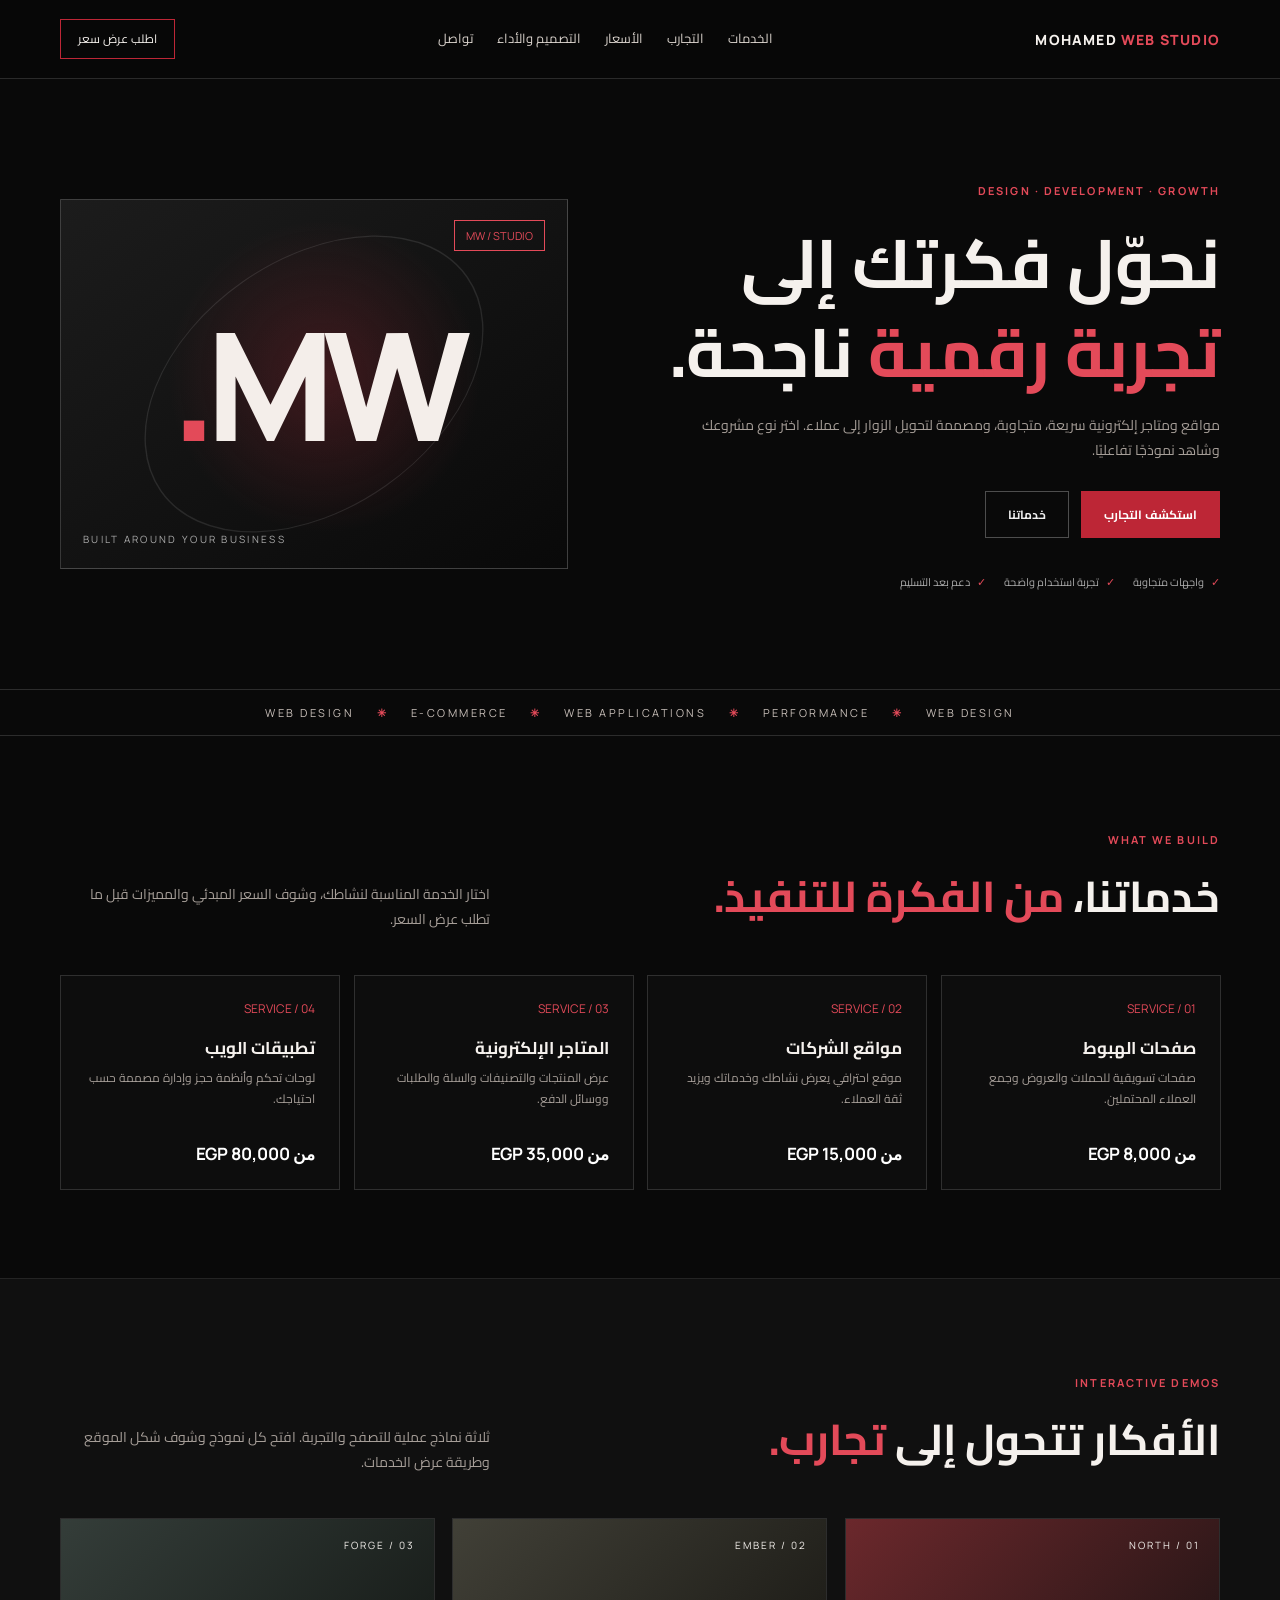
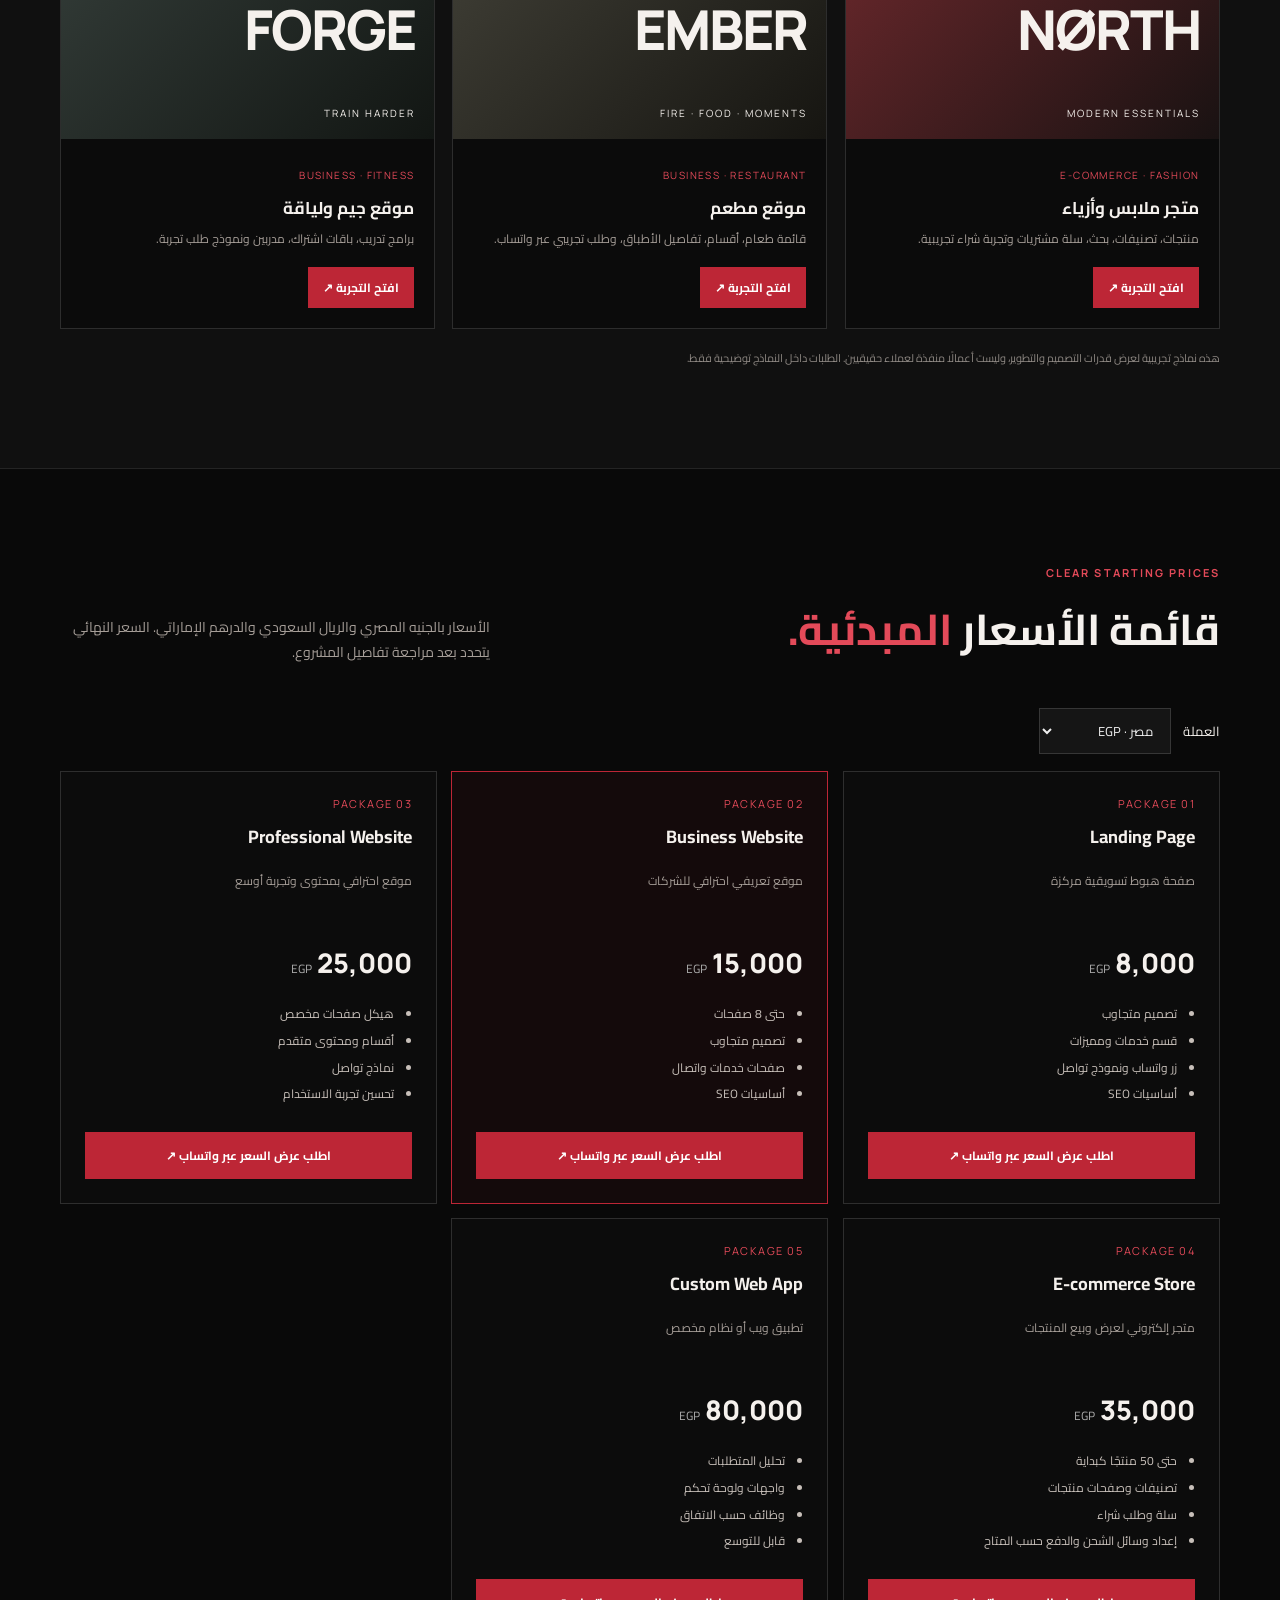
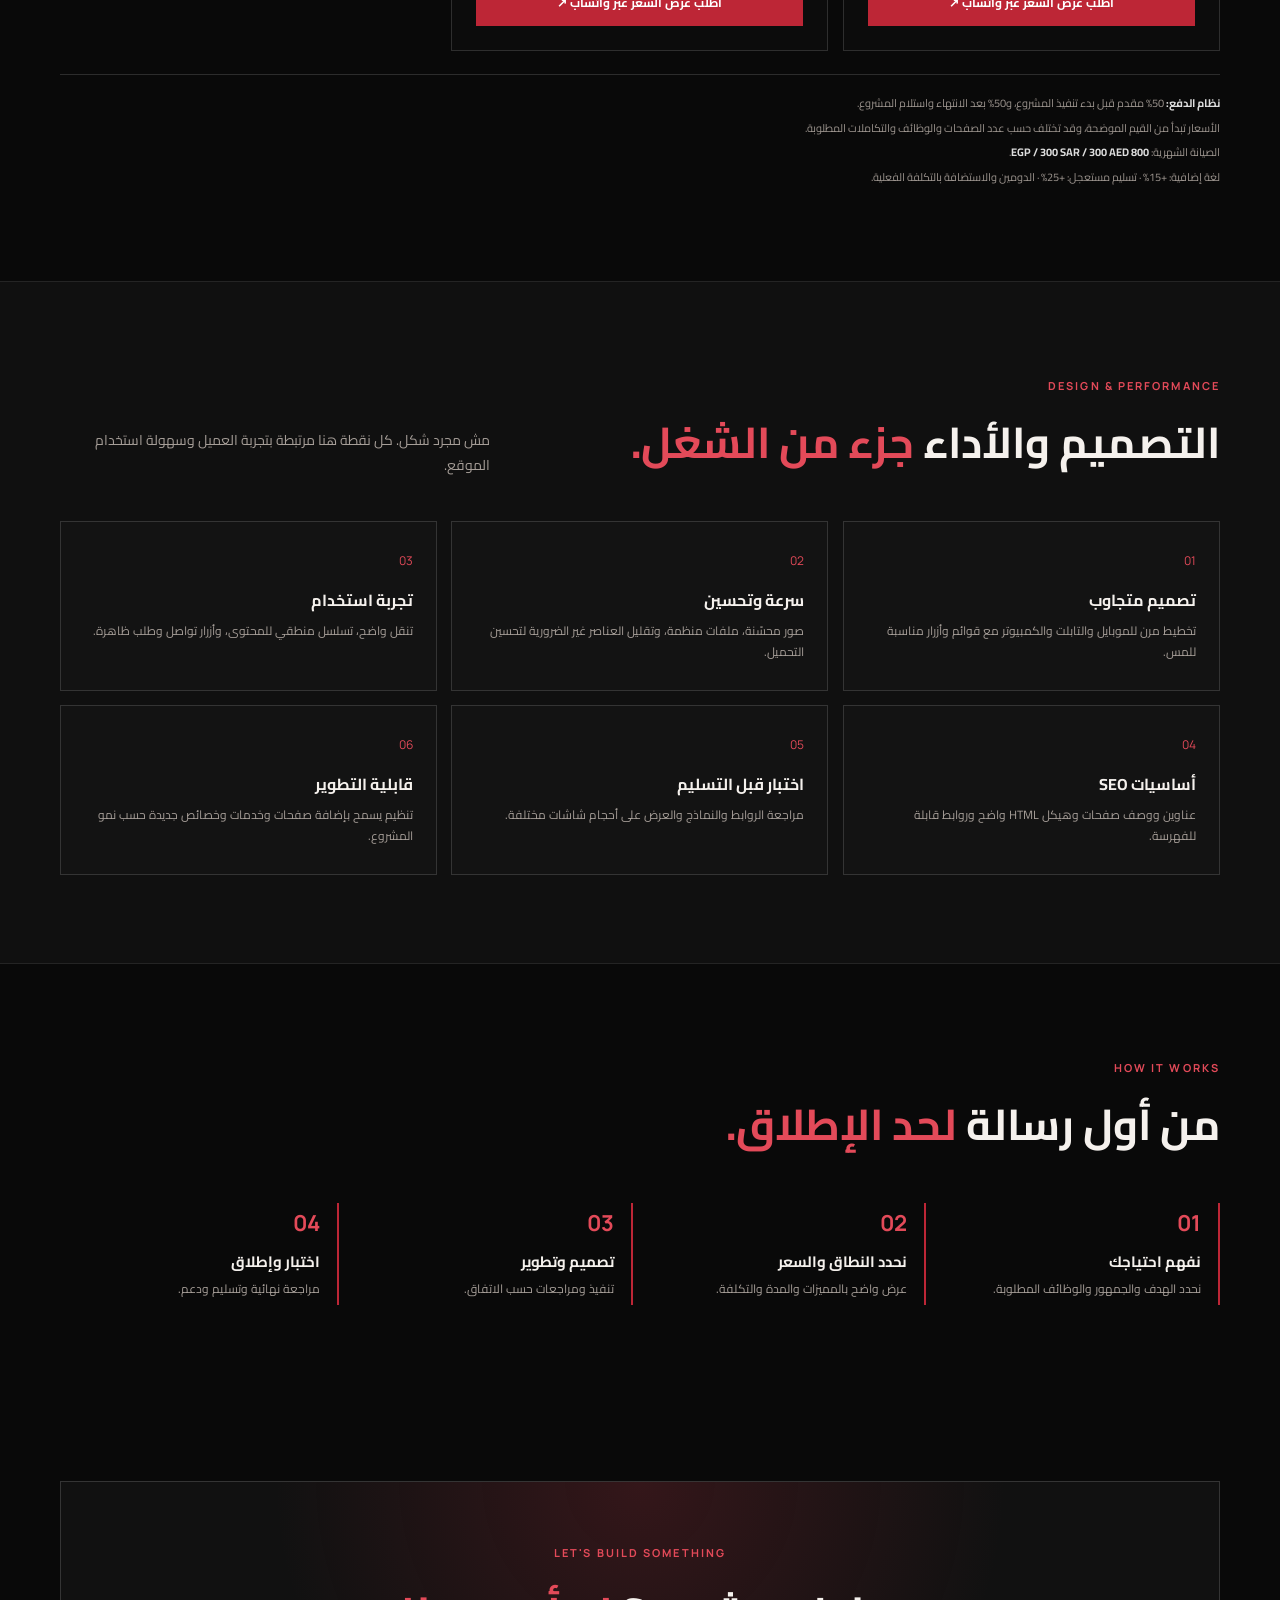
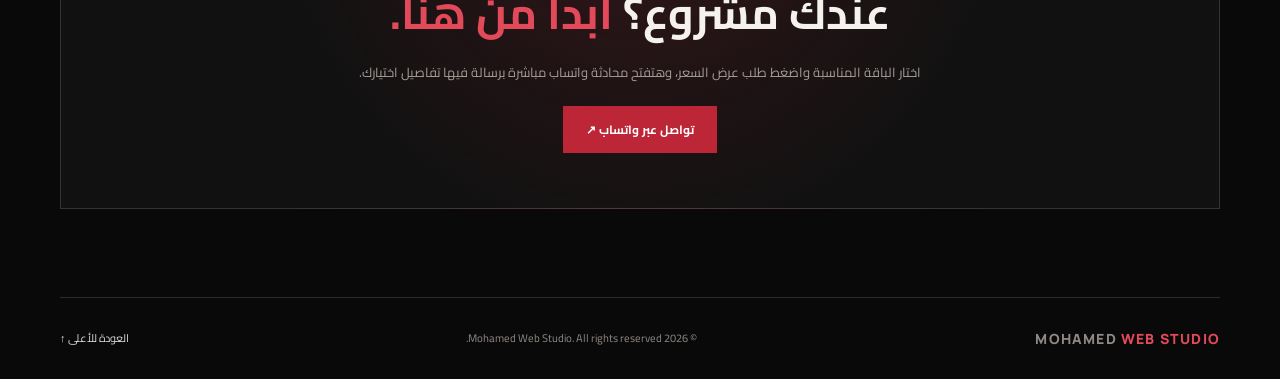
<file: index.html>
<!DOCTYPE html>
<html lang="ar" dir="rtl">
<head>
<meta charset="UTF-8"><meta name="viewport" content="width=device-width, initial-scale=1">
<meta name="theme-color" content="#090909"><meta name="description" content="Mohamed Web Studio | تصميم وتطوير مواقع ومتاجر إلكترونية">
<title>Mohamed Web Studio</title>
<link rel="preconnect" href="https://fonts.googleapis.com"><link rel="preconnect" href="https://fonts.gstatic.com" crossorigin>
<link href="https://fonts.googleapis.com/css2?family=Cairo:wght@400;500;600;700;800&family=Manrope:wght@400;600;700;800&display=swap" rel="stylesheet">
<link rel="stylesheet" href="style.css">
<script defer src="script.js"></script>
</head>
<body>
<header class="site-header"><div class="container nav">
<a class="brand" href="#home">MOHAMED <span>WEB STUDIO</span></a>
<button class="menu-toggle" aria-label="فتح القائمة" aria-expanded="false">☰</button>
<nav class="nav-links"><a href="#services">الخدمات</a><a href="#work">التجارب</a><a href="#pricing">الأسعار</a><a href="#process">التصميم والأداء</a><a href="#contact">تواصل</a></nav>
<a class="header-cta" href="#pricing">اطلب عرض سعر</a>
</div></header>
<main>
<section class="hero container" id="home"><div class="hero-copy"><span class="eyebrow">DESIGN · DEVELOPMENT · GROWTH</span><h1>نحوّل فكرتك إلى<br><em>تجربة رقمية</em> ناجحة.</h1><p>مواقع ومتاجر إلكترونية سريعة، متجاوبة، ومصممة لتحويل الزوار إلى عملاء. اختر نوع مشروعك وشاهد نموذجًا تفاعليًا.</p><div class="hero-actions"><a class="btn btn-primary" href="#work">استكشف التجارب</a><a class="btn btn-outline" href="#services">خدماتنا</a></div><div class="hero-meta"><span>واجهات متجاوبة</span><span>تجربة استخدام واضحة</span><span>دعم بعد التسليم</span></div></div><div class="hero-art"><div class="art-frame"><span class="art-label">MW / STUDIO</span><div class="art-monogram">MW<span>.</span></div><div class="art-bottom">BUILT AROUND YOUR BUSINESS</div><div class="art-orbit"></div></div></div></section>
<div class="ticker"><div class="container">WEB DESIGN <b>✳</b> E-COMMERCE <b>✳</b> WEB APPLICATIONS <b>✳</b> PERFORMANCE <b>✳</b> WEB DESIGN</div></div>
<section class="section container" id="services"><div class="section-heading"><div><span class="eyebrow">WHAT WE BUILD</span><h2>خدماتنا، <em>من الفكرة للتنفيذ.</em></h2></div><p>اختار الخدمة المناسبة لنشاطك، وشوف السعر المبدئي والمميزات قبل ما تطلب عرض السعر.</p></div><div class="service-grid" id="serviceGrid"></div></section>
<section class="section section-dark" id="work"><div class="container"><div class="section-heading"><div><span class="eyebrow">INTERACTIVE DEMOS</span><h2>الأفكار تتحول إلى <em>تجارب.</em></h2></div><p>ثلاثة نماذج عملية للتصفح والتجربة. افتح كل نموذج وشوف شكل الموقع وطريقة عرض الخدمات.</p></div><div class="demo-grid">
<article class="demo-card"><div class="demo-preview fashion"><span>NORTH / 01</span><strong>NØRTH</strong><small>MODERN ESSENTIALS</small></div><div class="demo-info"><div><span class="demo-type">E-COMMERCE · FASHION</span><h3>متجر ملابس وأزياء</h3><p>منتجات، تصنيفات، بحث، سلة مشتريات وتجربة شراء تجريبية.</p></div><a class="btn btn-small btn-primary" href="demos/north/index.html">افتح التجربة ↗</a></div></article>
<article class="demo-card"><div class="demo-preview ember"><span>EMBER / 02</span><strong>EMBER</strong><small>FIRE · FOOD · MOMENTS</small></div><div class="demo-info"><div><span class="demo-type">BUSINESS · RESTAURANT</span><h3>موقع مطعم</h3><p>قائمة طعام، أقسام، تفاصيل الأطباق، وطلب تجريبي عبر واتساب.</p></div><a class="btn btn-small btn-primary" href="demos/ember/index.html">افتح التجربة ↗</a></div></article>
<article class="demo-card"><div class="demo-preview forge"><span>FORGE / 03</span><strong>FORGE</strong><small>TRAIN HARDER</small></div><div class="demo-info"><div><span class="demo-type">BUSINESS · FITNESS</span><h3>موقع جيم ولياقة</h3><p>برامج تدريب، باقات اشتراك، مدربين ونموذج طلب تجربة.</p></div><a class="btn btn-small btn-primary" href="demos/forge/index.html">افتح التجربة ↗</a></div></article>
</div><p class="demo-disclaimer">هذه نماذج تجريبية لعرض قدرات التصميم والتطوير، وليست أعمالًا منفذة لعملاء حقيقيين. الطلبات داخل النماذج توضيحية فقط.</p></div></section>
<section class="section container" id="pricing"><div class="section-heading"><div><span class="eyebrow">CLEAR STARTING PRICES</span><h2>قائمة الأسعار <em>المبدئية.</em></h2></div><p>الأسعار بالجنيه المصري والريال السعودي والدرهم الإماراتي. السعر النهائي يتحدد بعد مراجعة تفاصيل المشروع.</p></div><div class="currency-row"><label for="currencySelect">العملة</label><select id="currencySelect"><option value="EGP">مصر · EGP</option><option value="SAR">السعودية · SAR</option><option value="AED">الإمارات · AED</option></select></div><div class="pricing-grid" id="pricingGrid"></div><div class="price-notes">
<p><strong>نظام الدفع:</strong> 50% مقدم قبل بدء تنفيذ المشروع، و50% بعد الانتهاء واستلام المشروع.</p>
<p>الأسعار تبدأ من القيم الموضحة، وقد تختلف حسب عدد الصفحات والوظائف والتكاملات المطلوبة.</p>
<p>الصيانة الشهرية: <strong>800 EGP / 300 SAR / 300 AED</strong>.</p>
<p>لغة إضافية: +15% · تسليم مستعجل: +25% · الدومين والاستضافة بالتكلفة الفعلية.</p>
</div></section>
<section class="section section-dark" id="process"><div class="container"><div class="section-heading"><div><span class="eyebrow">DESIGN & PERFORMANCE</span><h2>التصميم والأداء <em>جزء من الشغل.</em></h2></div><p>مش مجرد شكل. كل نقطة هنا مرتبطة بتجربة العميل وسهولة استخدام الموقع.</p></div><div class="feature-grid">
<div class="feature"><span>01</span><h3>تصميم متجاوب</h3><p>تخطيط مرن للموبايل والتابلت والكمبيوتر مع قوائم وأزرار مناسبة للمس.</p></div>
<div class="feature"><span>02</span><h3>سرعة وتحسين</h3><p>صور محسّنة، ملفات منظمة، وتقليل العناصر غير الضرورية لتحسين التحميل.</p></div>
<div class="feature"><span>03</span><h3>تجربة استخدام</h3><p>تنقل واضح، تسلسل منطقي للمحتوى، وأزرار تواصل وطلب ظاهرة.</p></div>
<div class="feature"><span>04</span><h3>أساسيات SEO</h3><p>عناوين ووصف صفحات وهيكل HTML واضح وروابط قابلة للفهرسة.</p></div>
<div class="feature"><span>05</span><h3>اختبار قبل التسليم</h3><p>مراجعة الروابط والنماذج والعرض على أحجام شاشات مختلفة.</p></div>
<div class="feature"><span>06</span><h3>قابلية التطوير</h3><p>تنظيم يسمح بإضافة صفحات وخدمات وخصائص جديدة حسب نمو المشروع.</p></div>
</div></div></section>
<section class="section container" id="processSteps"><div class="section-heading"><div><span class="eyebrow">HOW IT WORKS</span><h2>من أول رسالة <em>لحد الإطلاق.</em></h2></div></div><div class="steps"><div><b>01</b><h3>نفهم احتياجك</h3><p>نحدد الهدف والجمهور والوظائف المطلوبة.</p></div><div><b>02</b><h3>نحدد النطاق والسعر</h3><p>عرض واضح بالمميزات والمدة والتكلفة.</p></div><div><b>03</b><h3>تصميم وتطوير</h3><p>تنفيذ ومراجعات حسب الاتفاق.</p></div><div><b>04</b><h3>اختبار وإطلاق</h3><p>مراجعة نهائية وتسليم ودعم.</p></div></div></section>
<section class="section container" id="contact"><div class="contact-panel"><span class="eyebrow">LET'S BUILD SOMETHING</span><h2>عندك مشروع؟ <em>ابدأ من هنا.</em></h2><p>اختار الباقة المناسبة واضغط طلب عرض السعر، وهتفتح محادثة واتساب مباشرة برسالة فيها تفاصيل اختيارك.</p><a class="btn btn-primary" href="https://wa.me/201001879213?text=Hello%2C%20I%20would%20like%20to%20discuss%20a%20website%20project." target="_blank" rel="noopener">تواصل عبر واتساب ↗</a></div></section>
</main><footer><div class="container footer-row"><a class="brand" href="#home">MOHAMED <span>WEB STUDIO</span></a><span>© <span id="year"></span> Mohamed Web Studio. All rights reserved.</span><a href="#home">العودة للأعلى ↑</a></div></footer>
</body></html>
</file>
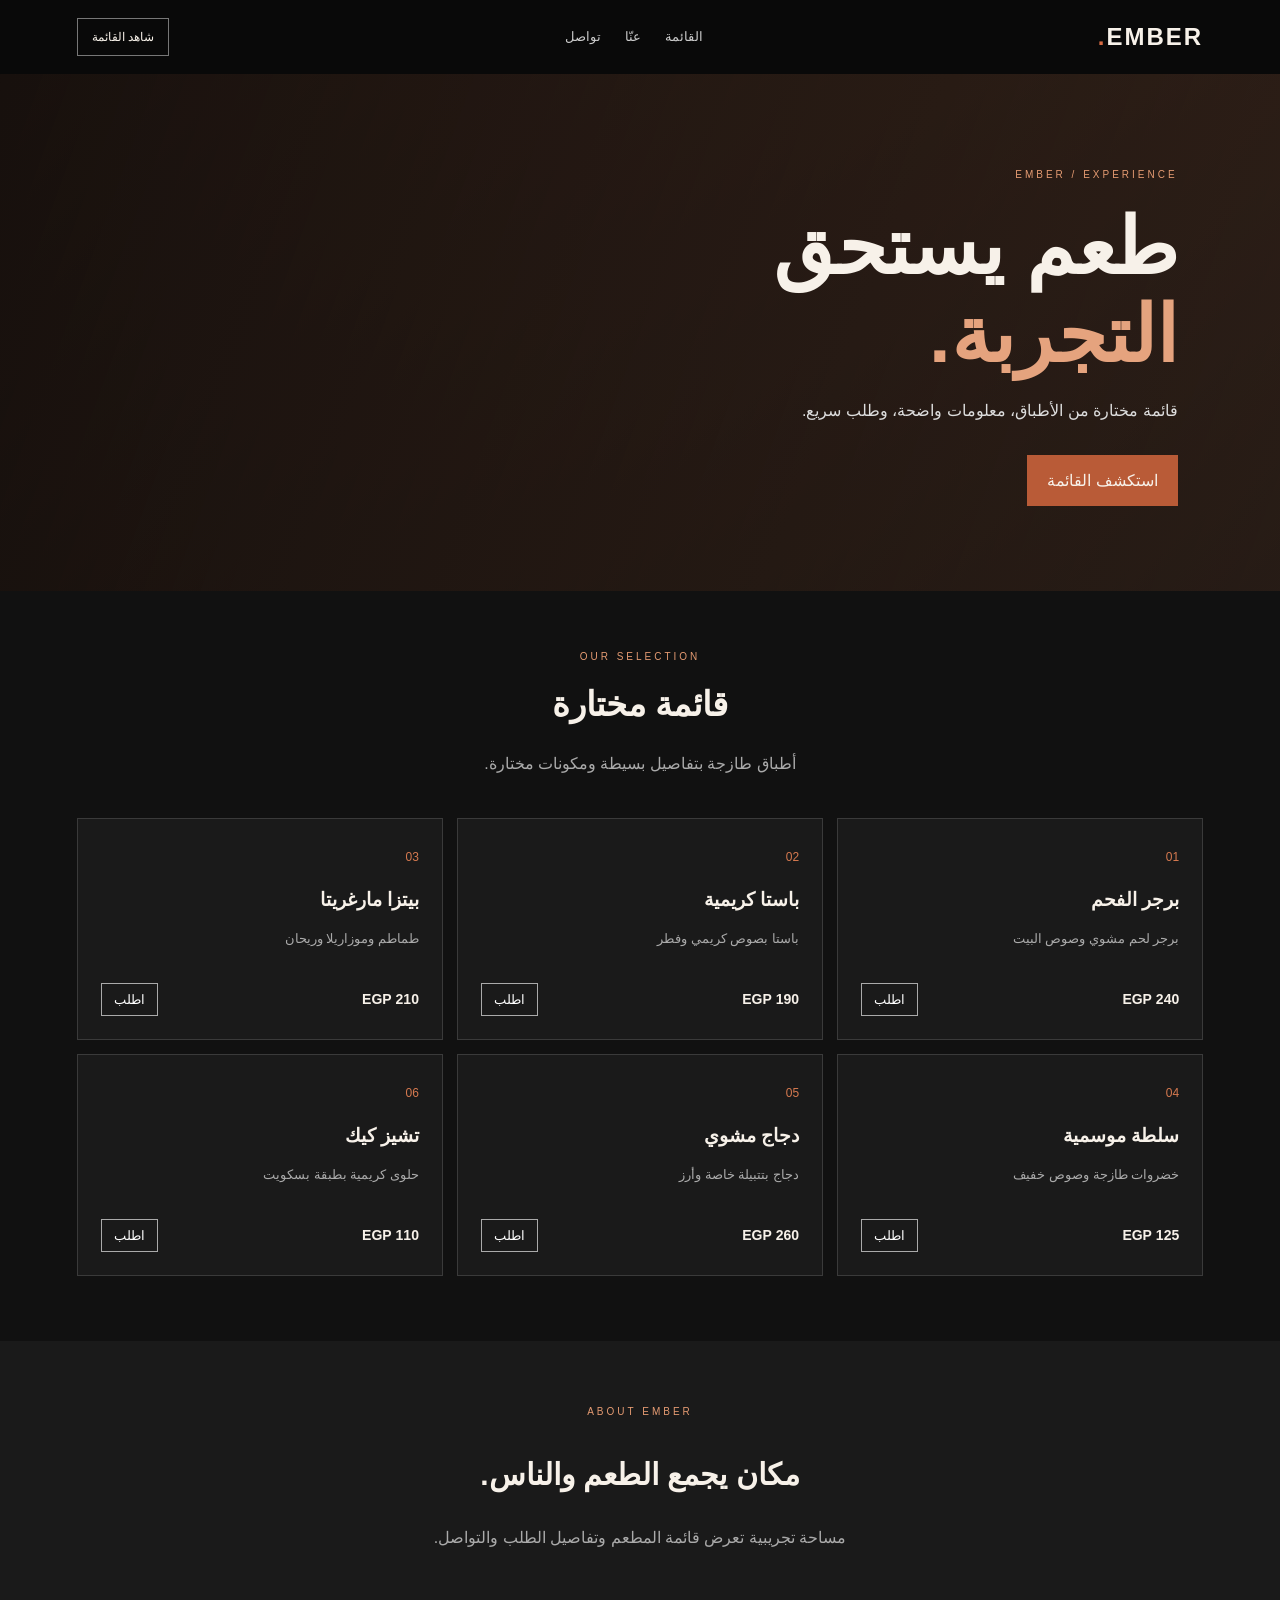
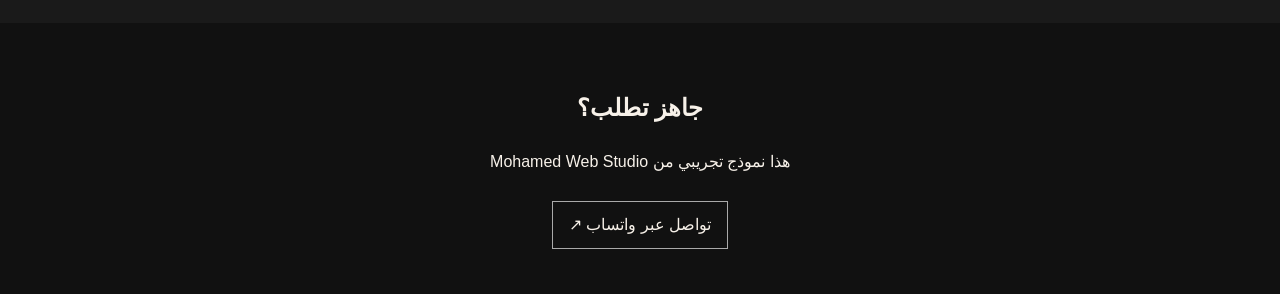
<file: demos/ember/index.html>
<!doctype html><html lang="ar" dir="rtl"><head><meta charset="utf-8"><meta name="viewport" content="width=device-width,initial-scale=1"><title>EMBER — Demo</title><link rel="stylesheet" href="style.css"></head><body><header><a class="logo" href="#">EMBER<span>.</span></a><nav><a href="#offer">القائمة</a><a href="#about">عنّا</a><a href="#contact">تواصل</a></nav><a class="toplink" href="#offer">شاهد القائمة</a></header><section class="hero"><span>EMBER / EXPERIENCE</span><h1>طعم يستحق<br><i>التجربة.</i></h1><p>قائمة مختارة من الأطباق، معلومات واضحة، وطلب سريع.</p><a class="btn" href="#offer">استكشف القائمة</a></section><main id="offer"><div class="intro"><small>OUR SELECTION</small><h2>قائمة مختارة</h2><p>أطباق طازجة بتفاصيل بسيطة ومكونات مختارة.</p></div><div class="grid"><article><span class="number">01</span><h3>برجر الفحم</h3><p>برجر لحم مشوي وصوص البيت</p><div class="row"><b>240 EGP</b><button data-name="برجر الفحم" data-price="240">اطلب</button></div></article><article><span class="number">02</span><h3>باستا كريمية</h3><p>باستا بصوص كريمي وفطر</p><div class="row"><b>190 EGP</b><button data-name="باستا كريمية" data-price="190">اطلب</button></div></article><article><span class="number">03</span><h3>بيتزا مارغريتا</h3><p>طماطم وموزاريلا وريحان</p><div class="row"><b>210 EGP</b><button data-name="بيتزا مارغريتا" data-price="210">اطلب</button></div></article><article><span class="number">04</span><h3>سلطة موسمية</h3><p>خضروات طازجة وصوص خفيف</p><div class="row"><b>125 EGP</b><button data-name="سلطة موسمية" data-price="125">اطلب</button></div></article><article><span class="number">05</span><h3>دجاج مشوي</h3><p>دجاج بتتبيلة خاصة وأرز</p><div class="row"><b>260 EGP</b><button data-name="دجاج مشوي" data-price="260">اطلب</button></div></article><article><span class="number">06</span><h3>تشيز كيك</h3><p>حلوى كريمية بطبقة بسكويت</p><div class="row"><b>110 EGP</b><button data-name="تشيز كيك" data-price="110">اطلب</button></div></article></div></main><section class="about" id="about"><div><small>ABOUT EMBER</small><h2>مكان يجمع الطعم والناس.</h2><p>مساحة تجريبية تعرض قائمة المطعم وتفاصيل الطلب والتواصل.</p></div></section><footer id="contact"><h2>جاهز تطلب؟</h2><p>هذا نموذج تجريبي من Mohamed Web Studio</p><a href="https://wa.me/201001879213">تواصل عبر واتساب ↗</a></footer><script src="app.js"></script></body></html>
</file>
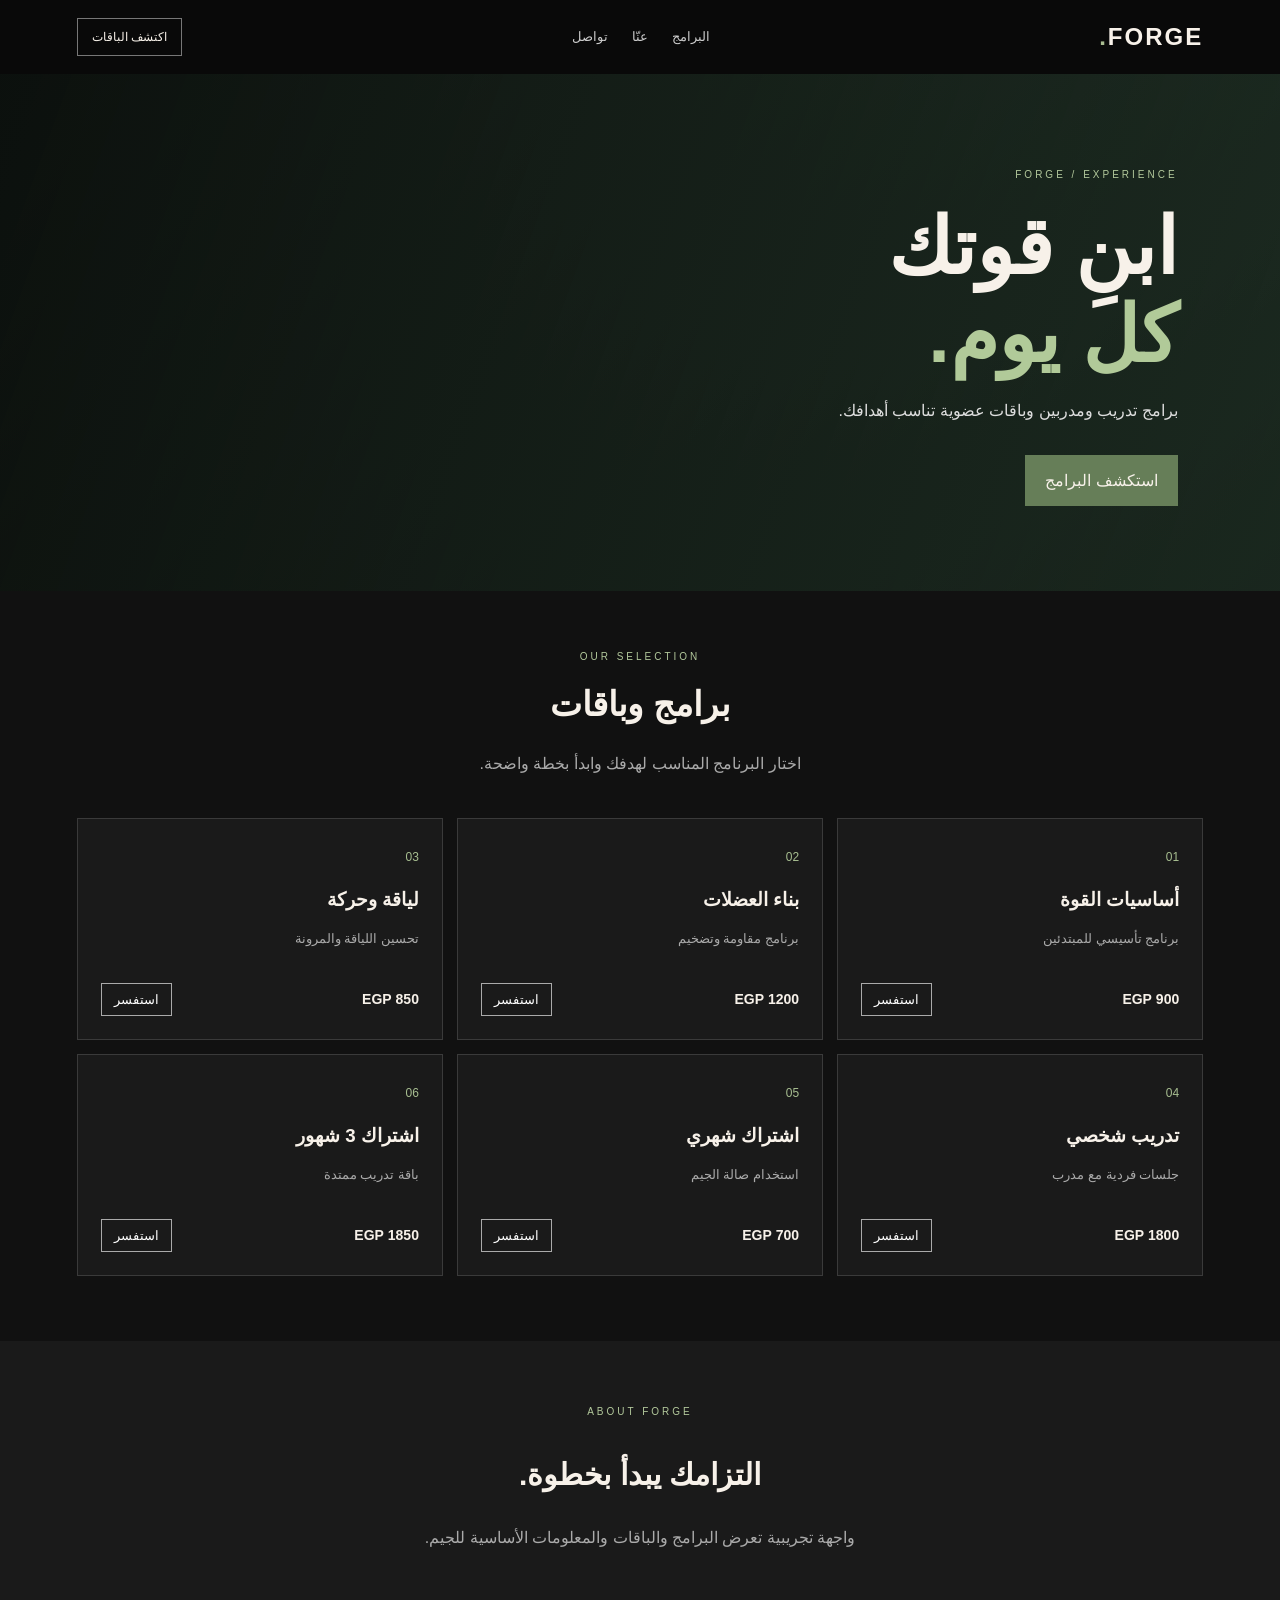
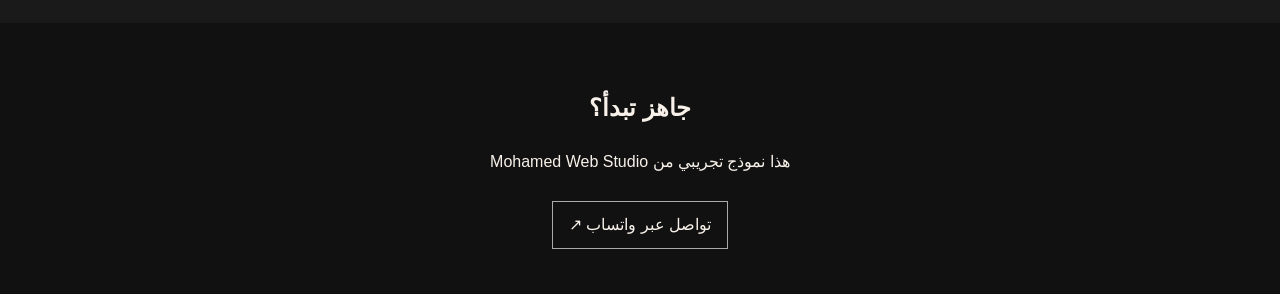
<file: demos/forge/index.html>
<!doctype html><html lang="ar" dir="rtl"><head><meta charset="utf-8"><meta name="viewport" content="width=device-width,initial-scale=1"><title>FORGE — Demo</title><link rel="stylesheet" href="style.css"></head><body><header><a class="logo" href="#">FORGE<span>.</span></a><nav><a href="#offer">البرامج</a><a href="#about">عنّا</a><a href="#contact">تواصل</a></nav><a class="toplink" href="#offer">اكتشف الباقات</a></header><section class="hero"><span>FORGE / EXPERIENCE</span><h1>ابنِ قوتك<br><i>كل يوم.</i></h1><p>برامج تدريب ومدربين وباقات عضوية تناسب أهدافك.</p><a class="btn" href="#offer">استكشف البرامج</a></section><main id="offer"><div class="intro"><small>OUR SELECTION</small><h2>برامج وباقات</h2><p>اختار البرنامج المناسب لهدفك وابدأ بخطة واضحة.</p></div><div class="grid"><article><span class="number">01</span><h3>أساسيات القوة</h3><p>برنامج تأسيسي للمبتدئين</p><div class="row"><b>900 EGP</b><button data-name="أساسيات القوة" data-price="900">استفسر</button></div></article><article><span class="number">02</span><h3>بناء العضلات</h3><p>برنامج مقاومة وتضخيم</p><div class="row"><b>1200 EGP</b><button data-name="بناء العضلات" data-price="1200">استفسر</button></div></article><article><span class="number">03</span><h3>لياقة وحركة</h3><p>تحسين اللياقة والمرونة</p><div class="row"><b>850 EGP</b><button data-name="لياقة وحركة" data-price="850">استفسر</button></div></article><article><span class="number">04</span><h3>تدريب شخصي</h3><p>جلسات فردية مع مدرب</p><div class="row"><b>1800 EGP</b><button data-name="تدريب شخصي" data-price="1800">استفسر</button></div></article><article><span class="number">05</span><h3>اشتراك شهري</h3><p>استخدام صالة الجيم</p><div class="row"><b>700 EGP</b><button data-name="اشتراك شهري" data-price="700">استفسر</button></div></article><article><span class="number">06</span><h3>اشتراك 3 شهور</h3><p>باقة تدريب ممتدة</p><div class="row"><b>1850 EGP</b><button data-name="اشتراك 3 شهور" data-price="1850">استفسر</button></div></article></div></main><section class="about" id="about"><div><small>ABOUT FORGE</small><h2>التزامك يبدأ بخطوة.</h2><p>واجهة تجريبية تعرض البرامج والباقات والمعلومات الأساسية للجيم.</p></div></section><footer id="contact"><h2>جاهز تبدأ؟</h2><p>هذا نموذج تجريبي من Mohamed Web Studio</p><a href="https://wa.me/201001879213">تواصل عبر واتساب ↗</a></footer><script src="app.js"></script></body></html>
</file>
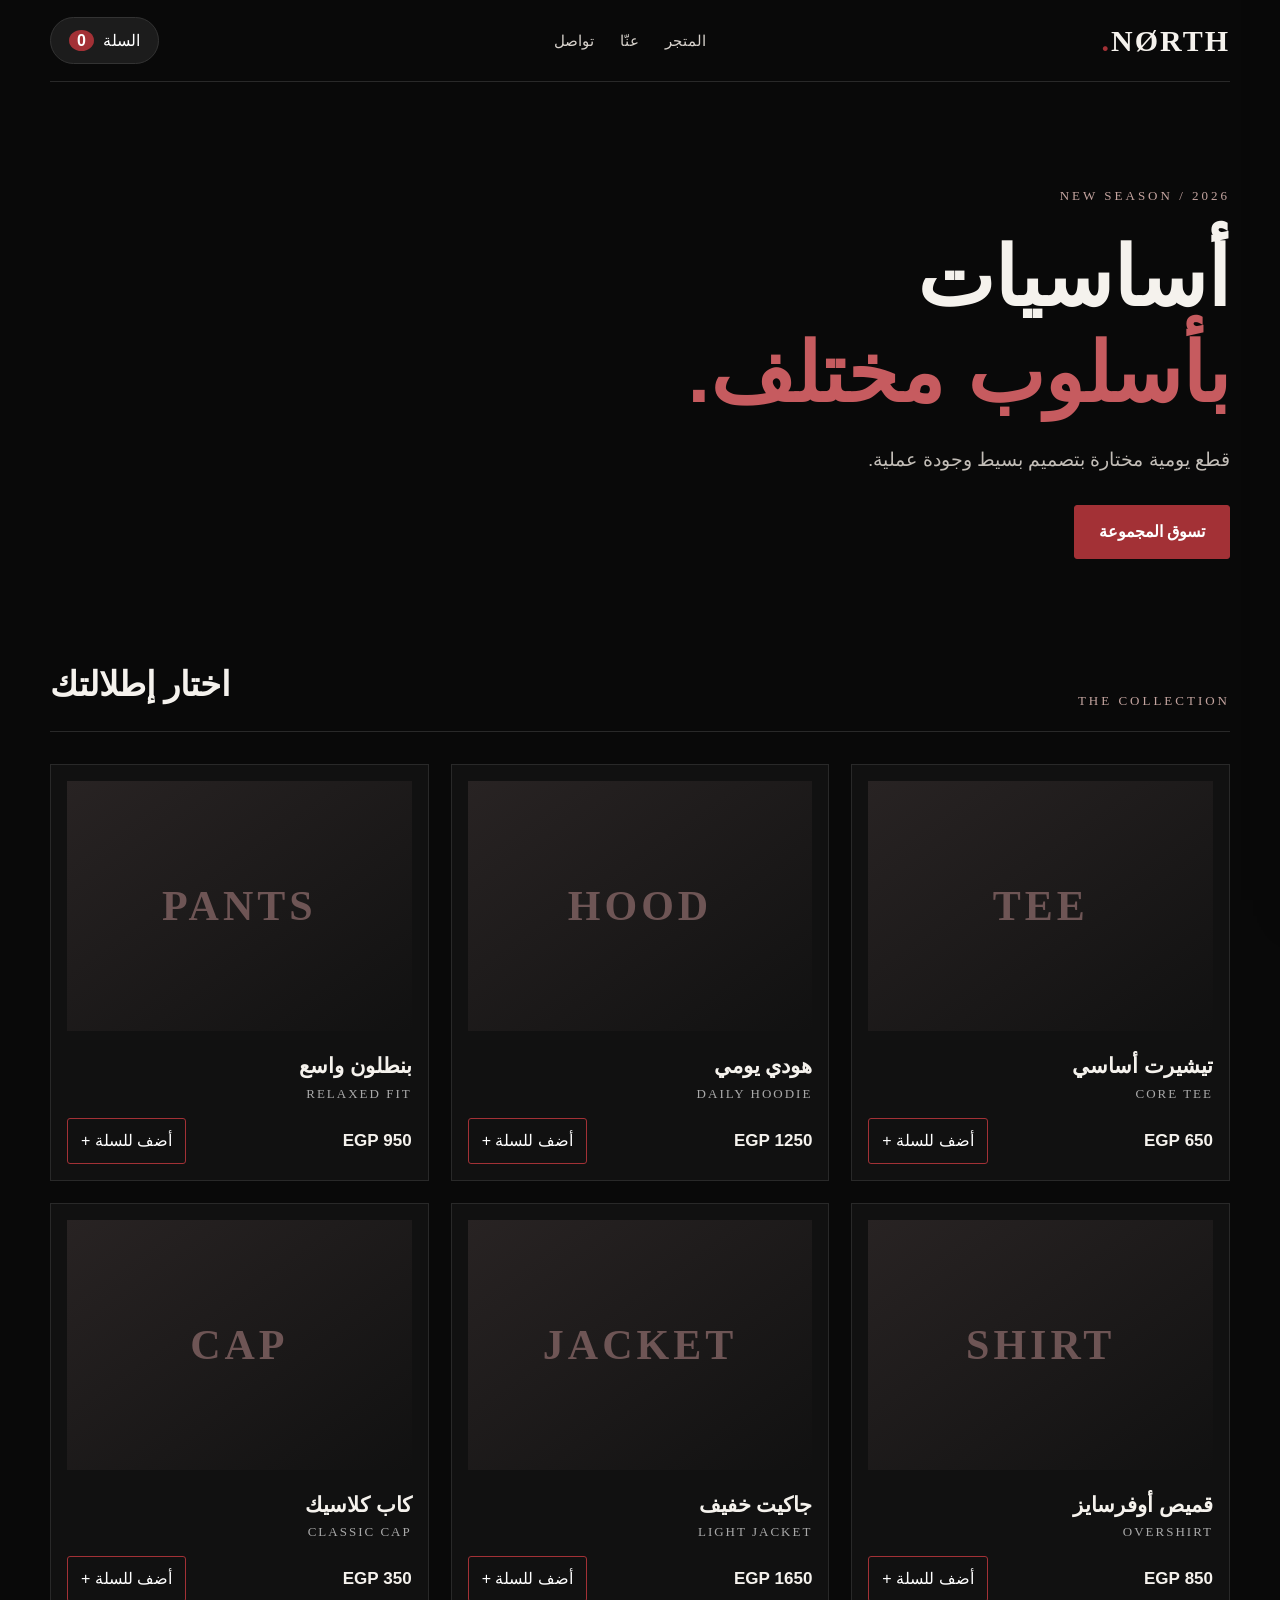
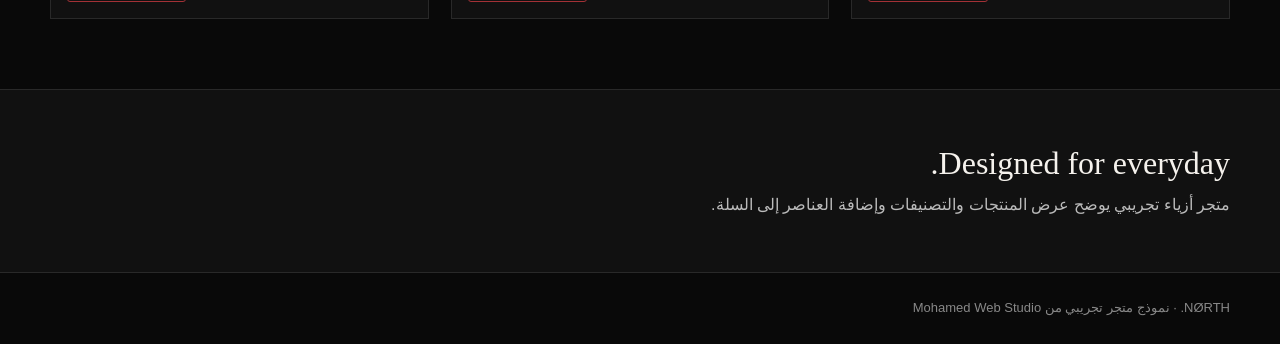
<file: demos/north/index.html>
<!doctype html><html lang="ar" dir="rtl"><head><meta charset="utf-8"><meta name="viewport" content="width=device-width,initial-scale=1"><title>NØRTH — Fashion Store Demo</title><link rel="stylesheet" href="style.css"></head><body><header><a class="logo" href="#">NØRTH<span>.</span></a><nav><a href="#shop">المتجر</a><a href="#about">عنّا</a><a href="#contact">تواصل</a></nav><button id="cartBtn">السلة <b id="cartCount">0</b></button></header><section class="hero"><small>NEW SEASON / 2026</small><h1>أساسيات<br><i>بأسلوب مختلف.</i></h1><p>قطع يومية مختارة بتصميم بسيط وجودة عملية.</p><a href="#shop" class="btn">تسوق المجموعة</a></section><main id="shop"><div class="heading"><span>THE COLLECTION</span><h2>اختار إطلالتك</h2></div><div class="products" id="products"></div></main><section id="about" class="about"><h2>Designed for everyday.</h2><p>متجر أزياء تجريبي يوضح عرض المنتجات والتصنيفات وإضافة العناصر إلى السلة.</p></section><footer id="contact">NØRTH. · نموذج متجر تجريبي من Mohamed Web Studio</footer><div id="cart" class="cart"><button id="closeCart">إغلاق ×</button><h2>سلة التسوق</h2><div id="cartItems"></div><p id="cartTotal"></p><button class="btn" id="checkout">إرسال الطلب التجريبي عبر واتساب</button></div><script src="app.js"></script></body></html>
</file>
<file: style.css>
:root{--bg:#090909;--panel:#111;--panel2:#171313;--text:#f5f1ed;--muted:#a69e98;--red:#bd2636;--red2:#e34a59;--line:#ffffff24;--max:1160px}*{box-sizing:border-box}html{scroll-behavior:smooth;scroll-padding-top:90px}body{margin:0;background:var(--bg);color:var(--text);font-family:Cairo,Arial,sans-serif;line-height:1.8}a{color:inherit;text-decoration:none}.container{width:min(var(--max),calc(100% - 40px));margin-inline:auto}.site-header{position:sticky;top:0;z-index:20;background:#080808ed;backdrop-filter:blur(14px);border-bottom:1px solid var(--line)}.nav{height:78px;display:flex;align-items:center;justify-content:space-between;gap:20px}.brand{font:800 14px Manrope,sans-serif;letter-spacing:1.2px;white-space:nowrap}.brand span{color:var(--red2)}.nav-links{display:flex;gap:24px}.nav-links a{font-size:13px;color:#d9d2cc;transition:.2s}.nav-links a:hover{color:var(--red2)}.header-cta{border:1px solid var(--red);padding:8px 17px;font-size:12px}.menu-toggle{display:none;background:none;border:1px solid var(--line);color:#fff;padding:8px 12px;font-size:18px}.hero{min-height:610px;display:grid;grid-template-columns:1.08fr .92fr;align-items:center;gap:55px;padding-block:70px}.eyebrow{display:inline-block;color:var(--red2);font:700 11px Manrope,sans-serif;letter-spacing:2.1px}.hero h1{font-size:clamp(40px,5.6vw,68px);line-height:1.32;margin:15px 0}.hero h1 em,.section-heading h2 em,.contact-panel h2 em{font-style:normal;color:var(--red2)}.hero-copy>p,.section-heading>p{max-width:560px;color:var(--muted);font-size:14px}.hero-actions{display:flex;gap:12px;margin-top:28px;flex-wrap:wrap}.btn{display:inline-flex;justify-content:center;align-items:center;gap:8px;padding:11px 22px;border:1px solid transparent;font:700 12px Cairo,sans-serif;cursor:pointer;transition:transform .2s,background .2s}.btn:hover{transform:translateY(-2px)}.btn-primary{background:var(--red);color:white}.btn-primary:hover{background:#d23748}.btn-outline{border-color:#ffffff46;color:#eee}.btn-small{padding:8px 14px;white-space:nowrap}.hero-meta{display:flex;gap:18px;flex-wrap:wrap;margin-top:35px;color:#aaa;font-size:11px}.hero-meta span:before{content:'✓';color:var(--red2);margin-left:7px}.hero-art{min-width:0}.art-frame{height:370px;border:1px solid #ffffff30;background:radial-gradient(circle at 52% 48%,#92263258,transparent 48%),linear-gradient(145deg,#1c1c1c,#090909);position:relative;display:grid;place-items:center;overflow:hidden}.art-label{position:absolute;top:20px;right:22px;border:1px solid var(--red2);padding:7px 11px;color:var(--red2);font:11px Manrope}.art-monogram{font:800 clamp(90px,13vw,150px)/1 Manrope;letter-spacing:-12px;color:#f4eeea}.art-monogram span{color:var(--red2)}.art-bottom{position:absolute;bottom:22px;left:22px;color:#aaa;font:10px Manrope;letter-spacing:2.3px}.art-orbit{position:absolute;width:250px;height:250px;border:1px solid #ffffff1a;border-radius:50%;transform:rotate(-35deg) scaleX(1.5)}.ticker{border-block:1px solid var(--line);padding:15px 0;color:#c7beb8;font:11px Manrope;letter-spacing:2.5px;text-align:center}.ticker b{color:var(--red2);padding:0 18px}.section{padding-block:88px}.section-dark{background:#101010;border-block:1px solid #ffffff15;padding-block:88px}.section-heading{display:flex;align-items:end;justify-content:space-between;gap:30px;margin-bottom:35px}.section-heading h2{font-size:clamp(29px,4vw,43px);margin:5px 0}.section-heading>p{max-width:430px;margin:0 0 8px}.service-grid{display:grid;grid-template-columns:repeat(4,1fr);gap:14px}.service-card{background:#ffffff05;border:1px solid var(--line);padding:24px;min-height:215px;display:flex;flex-direction:column}.service-card .number{font:12px Manrope;color:var(--red2)}.service-card h3{font-size:17px;margin:16px 0 3px}.service-card p{font-size:12px;color:var(--muted);margin:0 0 16px}.service-card .service-price{margin-top:auto;font:700 17px Manrope;color:#fff}.service-price small{font:11px Cairo;color:#aaa}.demo-grid{display:grid;grid-template-columns:repeat(3,1fr);gap:17px}.demo-card{background:#0b0b0b;border:1px solid var(--line);min-width:0}.demo-preview{height:220px;padding:19px;display:flex;flex-direction:column;justify-content:space-between;overflow:hidden}.demo-preview span,.demo-preview small{font:10px Manrope;letter-spacing:2px}.demo-preview strong{font:800 clamp(34px,5vw,55px) Manrope;letter-spacing:-2px}.fashion{background:linear-gradient(135deg,#6b282c,#191212)}.ember{background:linear-gradient(135deg,#414037,#161511)}.forge{background:linear-gradient(135deg,#343d39,#121613)}.demo-info{padding:20px;display:flex;flex-direction:column;align-items:start;gap:17px}.demo-type{color:var(--red2);font:10px Manrope;letter-spacing:1.4px}.demo-info h3{margin:5px 0;font-size:17px}.demo-info p{margin:0;color:var(--muted);font-size:12px}.demo-disclaimer{color:#8f8984;font-size:11px;margin-top:20px}.currency-row{display:flex;align-items:center;gap:12px;margin-bottom:17px;font-size:13px}.currency-row select{background:#151515;color:#eee;border:1px solid var(--line);padding:9px 13px;font:13px Cairo}.pricing-grid{display:grid;grid-template-columns:repeat(3,1fr);gap:14px}.price-card{border:1px solid var(--line);padding:24px;background:#ffffff04;display:flex;flex-direction:column}.price-card.featured{border-color:var(--red);background:#9e202b13}.price-card .tier{color:var(--red2);font:11px Manrope;letter-spacing:1.5px}.price-card h3{margin:10px 0 5px;font-size:18px}.price-card p{font-size:12px;color:var(--muted);min-height:48px}.price-value{font:800 27px Manrope;margin:14px 0 17px}.price-value small{font:12px Cairo;color:#aaa}.price-card ul{padding:0 18px 0 0;margin:0 0 22px;color:#c8c0ba;font-size:12px;flex:1}.price-card li{margin:5px 0}.price-card .quote-btn{width:100%}.price-notes{border-top:1px solid var(--line);margin-top:23px;padding-top:14px;color:#9c948e;font-size:11px}.price-notes p{margin:5px 0}.price-notes strong{color:#ddd}.feature-grid{display:grid;grid-template-columns:repeat(3,1fr);gap:14px}.feature{border:1px solid var(--line);padding:23px;min-height:170px;background:#ffffff04}.feature>span{color:var(--red2);font:12px Manrope}.feature h3{margin:12px 0 5px;font-size:16px}.feature p{font-size:12px;color:var(--muted);margin:0}.steps{display:grid;grid-template-columns:repeat(4,1fr);gap:15px}.steps>div{border-right:2px solid var(--red);padding:5px 17px 5px 5px}.steps b{font:700 22px Manrope;color:var(--red2)}.steps h3{font-size:15px;margin:8px 0 3px}.steps p{font-size:12px;color:var(--muted);margin:0}.contact-panel{padding:55px 25px;text-align:center;border:1px solid #ffffff25;background:radial-gradient(circle at 50% 0,#98253242,transparent 55%),#111}.contact-panel h2{font-size:clamp(30px,4vw,44px);margin:8px 0}.contact-panel p{color:var(--muted);font-size:13px;max-width:620px;margin:0 auto 22px}.footer-row{min-height:82px;display:flex;align-items:center;justify-content:space-between;gap:15px;color:#8f8984;font-size:11px;border-top:1px solid var(--line)}.footer-row>a:last-child{color:#ddd}

/* Subtle 3D lift: all portfolio cards rise toward the viewer on hover. */
.service-grid,.demo-grid,.pricing-grid,.feature-grid{perspective:1000px}
.service-card,.demo-card,.price-card,.feature{
  position:relative;
  transform:translate3d(0,0,0) scale(1);
  transform-style:preserve-3d;
  transition:transform .38s cubic-bezier(.2,.75,.25,1),box-shadow .38s ease,border-color .38s ease,background-color .38s ease;
  will-change:transform;
}
@media (hover:hover) and (pointer:fine){
  .service-card:hover,.demo-card:hover,.price-card:hover,.feature:hover{
    z-index:3;
    transform:perspective(900px) translate3d(0,-10px,24px) rotateX(1.5deg) rotateY(-1deg) scale(1.025);
    border-color:#e34a5980;
    box-shadow:0 22px 42px #0009,0 0 24px #bd263622;
  }
  .demo-card:hover .demo-preview{filter:saturate(1.15) brightness(1.08)}
  .demo-preview{transition:filter .38s ease}
  .service-card:hover .number,.feature:hover>span{ text-shadow:0 0 14px #e34a59a0 }
}
@media(prefers-reduced-motion:reduce){
  .service-card,.demo-card,.price-card,.feature,.demo-preview{transition:none}
  .service-card:hover,.demo-card:hover,.price-card:hover,.feature:hover{transform:none}
}
@media(max-width:850px){.nav-links{gap:13px}.hero{gap:25px}.service-grid{grid-template-columns:repeat(2,1fr)}.feature-grid{grid-template-columns:repeat(2,1fr)}}
@media(max-width:650px){.container{width:calc(100% - 30px)}.nav{height:68px;flex-wrap:wrap}.menu-toggle{display:block;margin-inline-start:auto}.header-cta{display:none}.nav-links{display:none;position:absolute;top:68px;right:0;left:0;background:#0b0b0b;border-bottom:1px solid var(--line);padding:16px 20px;flex-direction:column;gap:10px}.nav-links.open{display:flex}.hero{grid-template-columns:1fr;padding-block:48px;min-height:auto}.hero h1{font-size:43px}.art-frame{height:255px}.art-monogram{font-size:100px}.section,.section-dark{padding-block:62px}.section-heading{display:block}.section-heading>p{margin-top:12px}.service-grid{grid-template-columns:1fr 1fr;gap:10px}.service-card{padding:16px;min-height:208px}.demo-grid,.pricing-grid{grid-template-columns:1fr}.demo-preview{height:190px}.demo-preview strong{font-size:49px}.feature-grid{grid-template-columns:1fr 1fr;gap:10px}.feature{padding:16px}.steps{grid-template-columns:1fr 1fr;gap:18px}.contact-panel{padding:38px 17px}.footer-row{padding-block:20px;flex-direction:column;text-align:center;justify-content:center}.ticker{font-size:9px;letter-spacing:1px}.ticker b{padding:0 6px}}
@media(max-width:370px){.service-grid,.feature-grid,.steps{grid-template-columns:1fr}.hero h1{font-size:37px}}
</file>
<file: demos/ember/style.css>
*{box-sizing:border-box}body{margin:0;background:#111;color:#f7f1e9;font-family:Arial,sans-serif;line-height:1.7}a{text-decoration:none;color:inherit}header{height:74px;display:flex;align-items:center;justify-content:space-between;padding:0 6%;background:#090909}header nav{display:flex;gap:24px;color:#ccc;font-size:13px}.logo{font-size:24px;font-weight:900;letter-spacing:2px}.logo span{color:#d76b43}.toplink{border:1px solid #777;padding:8px 14px;font-size:12px}.hero{padding:85px 8%;min-height:420px;background:linear-gradient(110deg,#080808dd,#2b1d16aa),linear-gradient(135deg,#79452d,#1d1814)}.hero span,.intro small,.about small{font-size:10px;letter-spacing:3px;color:#e59b72}.hero h1{font-size:clamp(44px,8vw,78px);line-height:1.12;margin:18px 0}.hero i{font-style:normal;color:#e5a37e}.hero p{color:#ddd;max-width:480px}.btn{display:inline-block;background:#b95b37;padding:12px 20px;margin-top:15px}.intro{text-align:center;padding:50px 15px 25px}.intro h2{font-size:34px;margin:8px}.intro p{color:#aaa}main{padding:0 6% 65px}.grid{display:grid;grid-template-columns:repeat(3,1fr);gap:14px}.grid article{background:#1a1a1a;border:1px solid #ffffff24;padding:23px}.number{color:#d77a50;font-size:12px}.grid h3{margin:14px 0 4px}.grid p{color:#aaa;font-size:13px;min-height:42px}.row{display:flex;align-items:center;justify-content:space-between}.row b{font-size:14px}.row button{background:transparent;border:1px solid #aaa;color:white;padding:8px 12px;cursor:pointer}.about{padding:55px 8%;background:#1a1a1a;text-align:center}.about h2{font-size:30px}.about p{color:#aaa}footer{text-align:center;padding:45px 15px}footer a{display:inline-block;margin-top:10px;border:1px solid #aaa;padding:9px 16px}@media(max-width:650px){header nav{display:none}.hero{padding:65px 7%}.grid{grid-template-columns:1fr 1fr}main{padding-inline:4%}.grid article{padding:15px}}@media(max-width:390px){.grid{grid-template-columns:1fr}}
</file>
<file: demos/forge/style.css>
*{box-sizing:border-box}body{margin:0;background:#111;color:#f7f1e9;font-family:Arial,sans-serif;line-height:1.7}a{text-decoration:none;color:inherit}header{height:74px;display:flex;align-items:center;justify-content:space-between;padding:0 6%;background:#090909}header nav{display:flex;gap:24px;color:#ccc;font-size:13px}.logo{font-size:24px;font-weight:900;letter-spacing:2px}.logo span{color:#a9bd91}.toplink{border:1px solid #777;padding:8px 14px;font-size:12px}.hero{padding:85px 8%;min-height:420px;background:linear-gradient(110deg,#080b09ee,#1c2b21bb),linear-gradient(135deg,#3e5846,#121b15)}.hero span,.intro small,.about small{font-size:10px;letter-spacing:3px;color:#b3c99c}.hero h1{font-size:clamp(44px,8vw,78px);line-height:1.12;margin:18px 0}.hero i{font-style:normal;color:#b1ca99}.hero p{color:#ddd;max-width:480px}.btn{display:inline-block;background:#667e58;padding:12px 20px;margin-top:15px}.intro{text-align:center;padding:50px 15px 25px}.intro h2{font-size:34px;margin:8px}.intro p{color:#aaa}main{padding:0 6% 65px}.grid{display:grid;grid-template-columns:repeat(3,1fr);gap:14px}.grid article{background:#1a1a1a;border:1px solid #ffffff24;padding:23px}.number{color:#a8bf91;font-size:12px}.grid h3{margin:14px 0 4px}.grid p{color:#aaa;font-size:13px;min-height:42px}.row{display:flex;align-items:center;justify-content:space-between}.row b{font-size:14px}.row button{background:transparent;border:1px solid #aaa;color:white;padding:8px 12px;cursor:pointer}.about{padding:55px 8%;background:#1a1a1a;text-align:center}.about h2{font-size:30px}.about p{color:#aaa}footer{text-align:center;padding:45px 15px}footer a{display:inline-block;margin-top:10px;border:1px solid #aaa;padding:9px 16px}@media(max-width:650px){header nav{display:none}.hero{padding:65px 7%}.grid{grid-template-columns:1fr 1fr}main{padding-inline:4%}.grid article{padding:15px}}@media(max-width:390px){.grid{grid-template-columns:1fr}}
</file>
<file: demos/north/style.css>
:root{--bg:#090909;--panel:#111;--text:#f5f2ed;--muted:#aaa;--red:#a33136;--line:#292929;--font:Arial,"Tahoma",sans-serif}
*{box-sizing:border-box}
html{scroll-behavior:smooth}
body{margin:0;background:var(--bg);color:var(--text);font-family:var(--font);line-height:1.6;overflow-x:hidden}
a{color:inherit;text-decoration:none}
button{font:inherit;cursor:pointer}
header{width:min(1180px,calc(100% - 48px));margin:auto;min-height:82px;display:flex;align-items:center;justify-content:space-between;gap:24px;border-bottom:1px solid var(--line)}
.logo{font-family:Georgia,serif;font-size:30px;font-weight:700;letter-spacing:2px}
.logo span{color:var(--red)}
nav{display:flex;gap:26px;align-items:center}
nav a{color:#d7d2cc;font-size:15px}
nav a:hover{color:#fff}
#cartBtn{background:#1c1c1c;border:1px solid #333;color:#fff;border-radius:30px;padding:10px 18px}
#cartCount{color:#fff;background:var(--red);border-radius:50%;padding:2px 8px;margin-inline-start:5px}
.hero{width:min(1180px,calc(100% - 48px));margin:0 auto;padding:100px 0 90px;min-height:480px}
.hero small,.heading>span{font-family:Georgia,serif;color:#c5a5a0;letter-spacing:3px;font-size:13px}
.hero h1{font-size:clamp(42px,7vw,82px);line-height:1.18;margin:22px 0;font-weight:800;max-width:850px}
.hero h1 i{font-style:normal;color:#c65b5f}
.hero p{font-size:19px;color:#c2bdb7;max-width:560px;margin:0 0 30px}
.btn{display:inline-flex;align-items:center;justify-content:center;background:var(--red);color:#fff;border:1px solid var(--red);border-radius:3px;padding:13px 24px;font-weight:700}
.btn:hover{background:#81272c}
main{width:min(1180px,calc(100% - 48px));margin:0 auto;padding-bottom:70px}
.heading{display:flex;align-items:end;justify-content:space-between;gap:20px;margin-bottom:32px;border-bottom:1px solid var(--line);padding-bottom:20px}
.heading h2{font-size:34px;margin:8px 0 0}
.products{display:grid;grid-template-columns:repeat(3,minmax(0,1fr));gap:22px}
.product{min-width:0;background:var(--panel);border:1px solid #292929;padding:16px;transition:transform .2s,border-color .2s}
.product:hover{transform:translateY(-4px);border-color:#704044}
.photo{height:250px;background:linear-gradient(145deg,#282323,#111);display:flex;align-items:center;justify-content:center;color:#6e5555;font:700 42px Georgia,serif;letter-spacing:4px}
.product h3{font-size:21px;margin:18px 0 3px}
.product p{font:13px Georgia,serif;letter-spacing:2px;color:#aaa;margin:0 0 16px}
.product .row{display:flex;align-items:center;justify-content:space-between;gap:12px;flex-wrap:wrap}
.product strong{font-size:17px}
.product button{background:transparent;border:1px solid var(--red);color:#fff;padding:9px 13px;border-radius:3px}
.product button:hover{background:var(--red)}
.about{background:#111;border-block:1px solid var(--line);padding:55px max(24px,calc((100% - 1180px)/2));}
.about h2{font:32px Georgia,serif;margin:0 0 10px}
.about p{color:#bbb;margin:0;max-width:700px}
footer{width:min(1180px,calc(100% - 48px));margin:auto;padding:25px 0;color:#888;font-size:13px}
.cart{position:fixed;z-index:20;top:0;right:0;width:min(430px,100%);height:100dvh;background:#f7f5f1;color:#171717;padding:24px;box-shadow:-15px 0 45px #0008;transform:translateX(110%);transition:transform .25s;overflow-y:auto}
.cart.open{transform:translateX(0)}
.cart h2{font-size:27px;margin:18px 0}
#closeCart{background:transparent;border:0;color:#222;font-size:16px;padding:5px}
#cartItems{display:flex;flex-direction:column;gap:12px}
.cartItem{display:flex;align-items:center;gap:12px;padding:12px 0;border-bottom:1px solid #ddd}
.cartItem-info{display:flex;flex:1;min-width:0;flex-direction:column;gap:3px}
.cartItem-info span{font-size:14px}
.cartItem-info b{font-size:13px;color:#555}
.cart .quantity-controls{display:flex;align-items:center;gap:9px;flex-shrink:0}
.cart .quantity-controls button{width:32px;height:32px;display:grid;place-items:center;border:1px solid var(--red);border-radius:4px;background:#fff;color:var(--red);font-size:20px;line-height:1}
.cart .quantity-controls button:hover{background:var(--red);color:#fff}
.cart .quantity-controls span{min-width:18px;text-align:center;font-weight:700;font-size:14px}
#cartTotal{font-size:20px;font-weight:800;margin:24px 0}
.cart #checkout{width:100%}
.cart #checkout:disabled{opacity:.45;cursor:not-allowed}
.empty-cart{color:#777;text-align:center;padding:24px 8px}
@media(max-width:760px){
 header{width:calc(100% - 32px);min-height:68px;gap:10px;flex-wrap:wrap;padding:12px 0}
 .logo{font-size:25px}
 nav{order:3;width:100%;justify-content:space-between;gap:12px;padding:5px 0 2px}
 nav a{font-size:13px}
 #cartBtn{padding:8px 12px;font-size:13px}
 .hero{width:calc(100% - 32px);padding:64px 0 58px;min-height:0}
 .hero h1{font-size:clamp(38px,10vw,58px);margin:18px 0}
 .hero p{font-size:16px}
 main{width:calc(100% - 32px);padding-bottom:48px}
 .heading{align-items:flex-start;flex-direction:column;gap:4px;margin-bottom:20px}
 .heading h2{font-size:27px}
 .products{grid-template-columns:repeat(2,minmax(0,1fr));gap:12px}
 .product{padding:10px}
 .photo{height:clamp(130px,42vw,210px);font-size:30px}
 .product h3{font-size:16px;margin:12px 0 2px}
 .product p{font-size:10px;letter-spacing:1px}
 .product .row{align-items:flex-start;flex-direction:column;gap:9px}
 .product strong{font-size:15px}
 .product button{width:100%;font-size:13px;padding:9px 5px}
 .about{padding:38px 16px}
 .about h2{font-size:26px}
 footer{width:calc(100% - 32px)}
}
@media(max-width:360px){.products{grid-template-columns:1fr}.photo{height:220px}}
</file>
